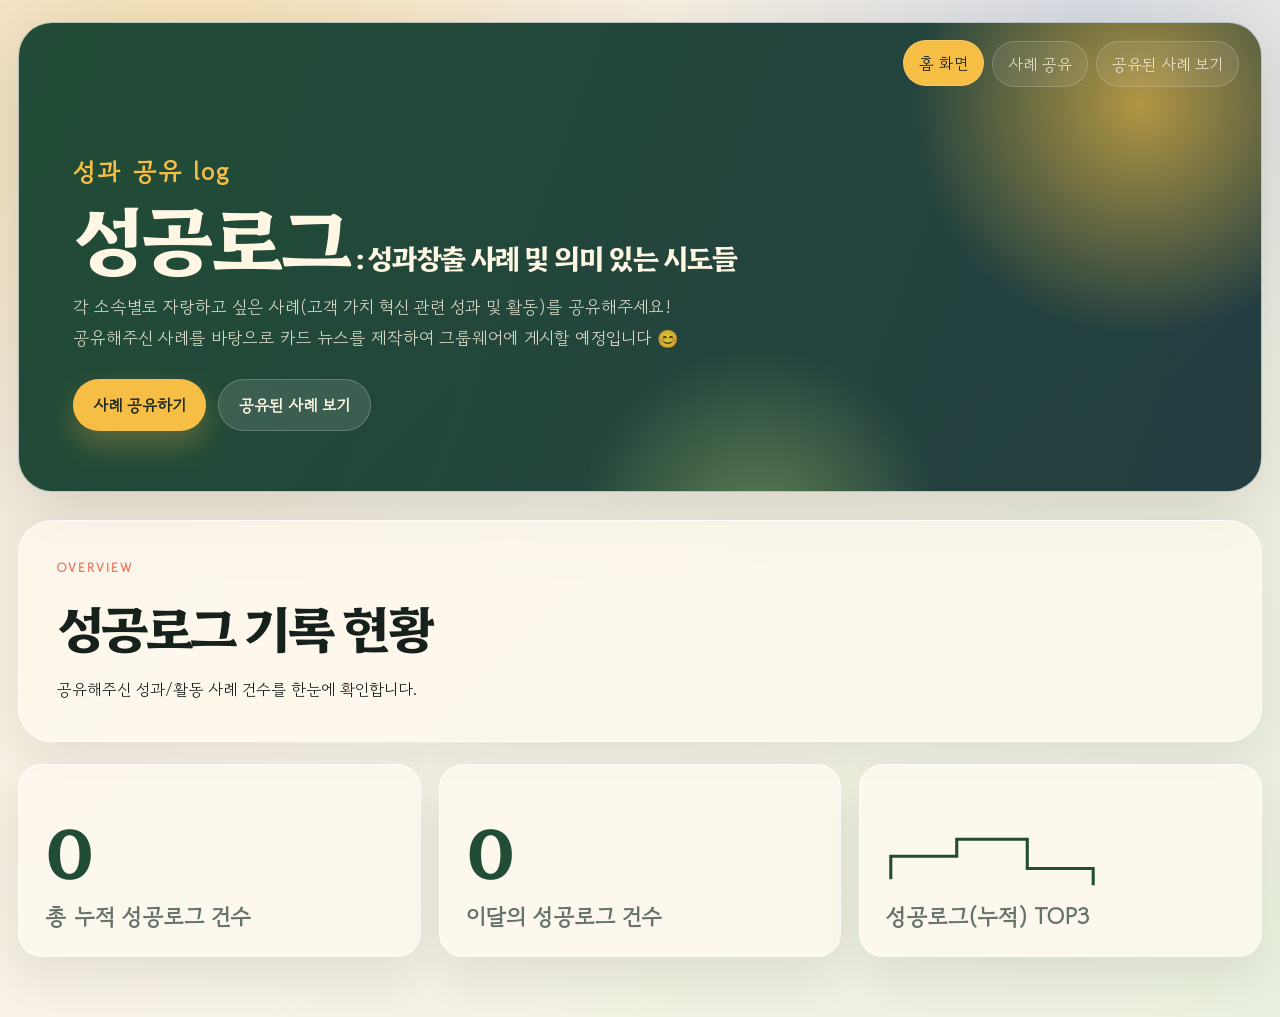
<file: index.html>
<!doctype html>
<html lang="ko">
  <head>
    <meta charset="UTF-8" />
    <meta name="viewport" content="width=device-width, initial-scale=1.0" />
    <title>성공로그 | 성과창출 사례 공유</title>
    <link rel="stylesheet" href="./styles.css" />
  </head>
  <body>
    <div class="app-shell">
      <header class="hero">
        <nav class="topbar" aria-label="주요 메뉴">
          <div class="nav-actions">
            <button class="nav-link is-active" type="button" data-view-link="dashboard">홈 화면</button>
            <button class="nav-link" type="button" data-view-link="collect">사례 공유</button>
            <button class="nav-link" type="button" data-view-link="archive">공유된 사례 보기</button>
          </div>
        </nav>

        <section class="hero-grid">
          <div class="hero-copy">
            <p class="eyebrow success-log-eyebrow">
              <span>성</span>과 <span>공</span>유 <span>log</span>
            </p>
            <h1>
              <span class="hero-title-main">성공로그</span>
              <span class="hero-title-separator">:</span>
              <span class="hero-title-sub">성과창출 사례 및 의미 있는 시도들</span>
            </h1>
            <p>
              각 소속별로 자랑하고 싶은 사례(고객 가치 혁신 관련 성과 및 활동)를 공유해주세요!
            </p>
            <p>
              공유해주신 사례를 바탕으로 카드 뉴스를 제작하여 그룹웨어에 게시할 예정입니다 😊
            </p>
            <div class="hero-actions">
              <button class="primary-action" type="button" data-view-link="collect">사례 공유하기</button>
              <button class="secondary-action" type="button" data-view-link="archive">공유된 사례 보기</button>
            </div>
          </div>
        </section>
      </header>

      <main>
        <section class="view is-visible" id="dashboard" aria-labelledby="dashboard-title">
          <div class="section-heading">
            <p class="eyebrow">Overview</p>
            <h2 id="dashboard-title">성공로그 기록 현황</h2>
            <p class="heading-description">공유해주신 성과/활동 사례 건수를 한눈에 확인합니다.</p>
          </div>

          <div class="metric-grid">
            <article class="metric-card">
              <strong id="storyCount">0</strong>
              <small>총 누적 성공로그 건수</small>
            </article>
            <article class="metric-card">
              <strong id="currentMonthCount">0</strong>
              <small>이달의 성공로그 건수</small>
            </article>
            <article class="metric-card top-division-card">
              <div class="division-podium" id="topDivisionRankList" aria-label="성공로그 공유 건수 상위 본부/실">
                <svg class="podium-line" viewBox="0 0 300 120" role="img" aria-hidden="true" focusable="false">
                  <path d="M18 100 V72 H104 V50 H196 V88 H282 V108" />
                </svg>
                <span class="podium-slot podium-silver" tabindex="0" title="기록 대기 중" data-tooltip="기록 대기 중" aria-label="은메달 기록 대기 중">
                </span>
                <span class="podium-slot podium-gold" tabindex="0" title="기록 대기 중" data-tooltip="기록 대기 중" aria-label="금메달 기록 대기 중">
                </span>
                <span class="podium-slot podium-bronze" tabindex="0" title="기록 대기 중" data-tooltip="기록 대기 중" aria-label="동메달 기록 대기 중">
                </span>
              </div>
              <small class="ranking-rule-hint" tabindex="0" data-tooltip="동점인 경우 먼저 기록한 순서대로 표시">성공로그(누적) TOP3</small>
            </article>
          </div>
        </section>

        <section class="view" id="collect" aria-labelledby="collect-title">
          <div class="section-heading compact">
            <p class="eyebrow">사례 공유 노트</p>
            <h2 id="collect-title">성과 및 활동 사례 공유</h2>
            <div class="collect-guidance">
              <p>우리 본부/실의 고객가치 혁신 성과 및 관련 활동 사례를 공유해주세요 (하단 버튼 '샘플 사례 불러오기' 참고)</p>
              <p>공유하신 내용은 '공유된 사례 보기'에서 일부 공개되며, 작성자는 전체 내용 확인 및 수정 가능합니다.</p>
            </div>
            <p class="collect-required-note">(*는 필수 입력 항목입니다)</p>
          </div>

          <div class="form-layout">
            <form class="story-form" id="storyForm" novalidate>
              <div class="alert-panel" id="validationAlert" role="alert" aria-live="polite" hidden></div>

              <table class="template-table">
                <caption>성과 및 활동 사례 공유 입력 템플릿</caption>
                <tbody>
                  <tr>
                    <th scope="row"><label for="reportMonth">공유 월 *</label></th>
                    <td><input id="reportMonth" name="reportMonth" type="month" data-label="공유 월" required /></td>
                    <th scope="row"><label for="division">본부/실 *</label></th>
                    <td>
                      <select id="division" name="division" data-label="본부/실" required>
                        <option value="">선택해 주세요</option>
                        <option>경영기획실</option>
                        <option>경영지원실</option>
                        <option>eBiz본부</option>
                        <option>점포사업본부</option>
                        <option>IT지원실</option>
                        <option>정보보안실</option>
                      </select>
                    </td>
                  </tr>
                  <tr>
                    <th scope="row"><label for="owner">작성자 소속 *</label></th>
                    <td><input id="owner" name="owner" type="text" placeholder="예: 인사지원팀" data-label="작성자 소속" required /></td>
                    <th scope="row"><label for="email">작성자 이름 *</label></th>
                    <td><input id="email" name="email" type="text" placeholder="예: 임컬처" data-label="작성자 이름" required /></td>
                  </tr>
                  <tr>
                    <th scope="row"><label for="title">성과/활동 제목 *</label></th>
                    <td colspan="3">
                      <input id="title" name="title" type="text" placeholder="예: <성공로그> 운영을 통한 고객가치혁신 사례 공유" data-label="성과/활동 제목" required />
                    </td>
                  </tr>
                  <tr>
                    <th scope="row"><label for="period">활동 기간 *</label></th>
                    <td><input id="period" name="period" type="text" placeholder="성과 발생 시점/진행 기간 등" data-label="활동 기간" required /></td>
                    <th scope="row"><label for="participants">참여 인원 *</label></th>
                    <td><input id="participants" name="participants" type="text" placeholder="소속별 인원 수 기재" data-label="참여 인원" required /></td>
                  </tr>
                  <tr>
                    <th scope="row"><label for="summary">핵심 이야기 *</label></th>
                    <td colspan="3">
                      <textarea id="summary" name="summary" rows="4" placeholder="누가 무엇을 했고, 고객가치를 어떻게 혁신했는지(고객가치 혁신을 위한 활동을 어떻게 수행했는지)에 대한 구체적인 이야기를 적어주세요." data-label="핵심 이야기" required></textarea>
                    </td>
                  </tr>
                  <tr>
                    <th scope="row"><label for="impactMetric">정량적 성과</label></th>
                    <td colspan="3">
                      <input id="impactMetric" name="impactMetric" type="text" placeholder="숫자로 표시할 수 있는 성과가 있다면 기재 부탁드립니다." data-label="정량적 성과" />
                    </td>
                  </tr>
                  <tr>
                    <th scope="row"><label for="evidence">근거/에피소드 *</label></th>
                    <td colspan="3">
                      <textarea id="evidence" name="evidence" rows="3" placeholder="성과/활동을 뒷받침하는 데이터, 현장 반응, 고객 피드백, 에피소드 등을 적어주세요." data-label="근거/에피소드" required></textarea>
                    </td>
                  </tr>
                  <tr>
                    <th scope="row"><label for="quote">고객/직원의 한마디</label></th>
                    <td colspan="3">
                      <input id="quote" name="quote" type="text" placeholder="성과/활동 관련 현장의 목소리들이 있다면 함께 첨부 부탁드립니다." data-label="고객/직원의 한마디" />
                    </td>
                  </tr>
                  <tr>
                    <th scope="row"><label for="desiredMessage">강조 키워드/문구 *</label></th>
                    <td colspan="3">
                      <input id="desiredMessage" name="desiredMessage" type="text" placeholder="이번 편에서 가장 강조하고 싶은 키워드 또는 문구를 적어주세요." data-label="강조 키워드/문구" required />
                    </td>
                  </tr>
                  <tr>
                    <th scope="row"><label for="referenceImage">참고 이미지 *</label></th>
                    <td colspan="3">
                      <input id="referenceImage" name="referenceImage" type="file" accept="image/*" data-label="참고 이미지" required />
                      <p class="input-hint">현장 사진, 결과물 캡처, 활동 이미지 등을 업로드해 주세요. 저장 전 자동으로 용량을 줄입니다.</p>
                    </td>
                  </tr>
                  <tr>
                    <th scope="row"><label for="deletePassword">비밀번호 *</label></th>
                    <td colspan="3">
                      <input id="deletePassword" name="deletePassword" type="password" placeholder="공유한 사례 내용을 확인하거나, 삭제할 때 필요한 비밀번호입니다." data-label="비밀번호" required />
                      <p class="input-hint">공유한 사례 내용을 확인하거나 삭제할 때 이 비밀번호가 필요합니다. 비밀번호는 저장 전 암호화됩니다.</p>
                    </td>
                  </tr>
                </tbody>
              </table>

              <label class="privacy-consent" for="privacyConsent">
                <input id="privacyConsent" name="privacyConsent" type="checkbox" data-label="개인정보 수집 및 이용 동의" required />
                <span>
                  <strong>※ 개인정보 수집 및 이용 관련 고지</strong>
                  <span>· 수집항목 : 소속, 이름</span>
                  <span>· 수집목적 : 본부/실 성과·활동 사례 수집</span>
                  <span>· 보유 및 이용기간 : 사례 삭제시까지 (단, 관계법령에 따름)</span>
                  <span>개인정보 수집 및 이용에 거부하실 수 있으며 거부 시 사례를 공유하실 수 없습니다.</span>
                </span>
              </label>

              <div class="form-actions">
                <button class="ghost-action" type="button" id="loadSample">샘플 사례 불러오기</button>
                <button class="secondary-action" type="button" id="resetForm">입력 초기화</button>
                <button class="primary-action" type="submit">공유하기</button>
              </div>
            </form>
          </div>
        </section>

        <section class="view" id="archive" aria-labelledby="archive-title">
          <div class="section-heading compact">
            <p class="eyebrow">Archive</p>
            <h2 id="archive-title">공유된 사례 목록</h2>
            <p class="heading-description">다른 본부/실에서는 어떤 사례를 공유하셨을까요?<br />요약 내용을 확인하고 참고해 보세요. (전체 내용 확인·수정은 작성자 및 관리자만 가능합니다)</p>
          </div>

          <div class="toolbar">
            <label class="search-box month-filter">
              <span>연월 선택</span>
              <select id="monthFilter"></select>
            </label>
            <label class="search-box">
              <span>검색</span>
              <input id="storySearch" type="search" placeholder="소속, 제목, 키워드 검색" />
            </label>
          </div>

          <div class="story-grid" id="storyList"></div>
        </section>

        <section class="view" id="studio" aria-labelledby="studio-title">
          <div class="section-heading compact">
            <p class="eyebrow">Image studio</p>
            <h2 id="studio-title">카드뉴스 시안 제작</h2>
            <p>
              템플릿과 톤앤매너를 선택하셔서 성공로그 시안을 직접 만들고 공유해보세요! 공유하신 이미지를
              '프롬프트 복사'를 눌러 LLM에서 제작해보시면 조금 더 멋진 결과물을 만드실 수 있을 거예요.
            </p>
            <p class="support-note">
              API를 못 붙여서 아직 AI 이미지 생성을 구현 못했습니다. 느낌만 공유해주시면 참고해서 제작하겠습니다.
            </p>
          </div>

          <div class="studio-layout">
            <aside class="studio-controls">
              <label>
                제작할 사례
                <select id="storySelect"></select>
              </label>

              <fieldset>
                <legend>템플릿 선택</legend>
                <div class="template-options" id="templateOptions"></div>
              </fieldset>

              <label>
                톤앤매너
                <select id="toneSelect">
                  <option value="professional">전문적이고 신뢰감 있게</option>
                  <option value="warm">따뜻하고 사람 중심으로</option>
                  <option value="bold">대담하고 성과 중심으로</option>
                  <option value="playful">밝고 활기 있게</option>
                </select>
              </label>

              <label>
                이미지 생성 프롬프트
                <textarea id="aiPrompt" rows="8" readonly></textarea>
              </label>

              <div class="button-stack">
                <button class="primary-action" type="button" id="generateCard">카드뉴스 시안 생성</button>
                <button class="secondary-action" type="button" id="copyPrompt">프롬프트 복사</button>
                <button class="secondary-action" type="button" id="saveCard">시안 공유</button>
                <button class="ghost-action" type="button" id="downloadCard">PNG 다운로드</button>
              </div>
            </aside>

            <section class="preview-panel" aria-label="카드뉴스 미리보기">
              <div class="canvas-frame">
                <canvas id="cardCanvas" width="1080" height="1080"></canvas>
              </div>
              <p id="studioStatus" class="status-text">사례를 선택하고 생성 버튼을 눌러주세요.</p>
            </section>
          </div>
        </section>

        <section class="view" id="gallery" aria-labelledby="gallery-title">
          <div class="section-heading compact">
            <p class="eyebrow">Final assets</p>
            <h2 id="gallery-title">공유된 카드뉴스 시안</h2>
            <p>공유된 카드뉴스 시안을 다시 확인하고 다운로드할 수 있습니다.</p>
          </div>

          <div class="card-gallery" id="cardGallery"></div>
        </section>
      </main>
    </div>

    <template id="emptyStateTemplate">
      <article class="empty-state">
        <span>아직 데이터가 없습니다.</span>
        <p>사례 공유 페이지에서 첫 이야기를 등록해 주세요.</p>
      </article>
    </template>

    <script src="./config.js"></script>
    <script src="./app.boot.js"></script>
    <script src="./app.flow.js"></script>
    <script src="./app.studio.js"></script>
    <script src="./app.render.js"></script>
    <script src="./app.storage.js"></script>
    <script src="./app.cards.js"></script>
    <script src="./app.draw.js"></script>
    <script src="./app.utils.js"></script>
  </body>
</html>
</file>
<file: styles.css>
@import url("https://fonts.googleapis.com/css2?family=Black+Han+Sans&family=Gowun+Batang:wght@400;700&family=Gowun+Dodum&family=Hahmlet:wght@400;500;600;700;800;900&family=Song+Myung&display=swap");

:root {
  --ink: #17211b;
  --muted: #66736c;
  --paper: #f7f2e8;
  --paper-strong: #fffaf0;
  --line: rgba(23, 33, 27, 0.14);
  --forest: #214c36;
  --moss: #8daf63;
  --sun: #f6be45;
  --coral: #ef735c;
  --blue: #3f70d6;
  --cream: #fff7e4;
  --shadow: 0 24px 70px rgba(22, 30, 24, 0.14);
  --radius-xl: 34px;
  --radius-lg: 24px;
  --radius-md: 16px;
  --ease: cubic-bezier(0.2, 0.8, 0.2, 1);
  --font-title: "Hahmlet", "Noto Serif KR", "Nanum Myeongjo", serif;
  --font-body: "Gowun Dodum", "Noto Sans KR", "Apple SD Gothic Neo", "Malgun Gothic", sans-serif;
}

* {
  box-sizing: border-box;
}

html {
  scroll-behavior: smooth;
}

body {
  margin: 0;
  color: var(--ink);
  font-family: var(--font-body);
  background:
    radial-gradient(circle at 15% 8%, rgba(246, 190, 69, 0.28), transparent 28rem),
    radial-gradient(circle at 85% 2%, rgba(63, 112, 214, 0.18), transparent 26rem),
    linear-gradient(135deg, #f3eadb 0%, #f8f2e6 46%, #eaf0df 100%);
  min-height: 100vh;
}

button,
input,
select,
textarea {
  font: inherit;
}

button {
  cursor: pointer;
}

.app-shell {
  width: min(1440px, calc(100% - 36px));
  margin: 0 auto;
  padding: 22px 0 60px;
}

.hero {
  position: relative;
  overflow: hidden;
  min-height: 470px;
  border: 1px solid rgba(255, 255, 255, 0.68);
  border-radius: var(--radius-xl);
  background:
    linear-gradient(110deg, rgba(33, 76, 54, 0.94), rgba(37, 65, 70, 0.88)),
    linear-gradient(135deg, #254c36, #17211b);
  color: var(--cream);
  box-shadow: var(--shadow);
}

.hero::before,
.hero::after {
  content: "";
  position: absolute;
  border-radius: 999px;
  pointer-events: none;
}

.hero::before {
  width: 480px;
  height: 480px;
  right: -120px;
  top: -160px;
  background: radial-gradient(circle, rgba(246, 190, 69, 0.68), rgba(246, 190, 69, 0) 68%);
  animation: floatGlow 9s var(--ease) infinite alternate;
}

.hero::after {
  width: 360px;
  height: 360px;
  left: 45%;
  bottom: -220px;
  background: radial-gradient(circle, rgba(141, 175, 99, 0.55), rgba(141, 175, 99, 0) 72%);
  animation: floatGlow 11s var(--ease) infinite alternate-reverse;
}

.topbar {
  position: relative;
  z-index: 2;
  display: flex;
  align-items: center;
  justify-content: flex-end;
  gap: 24px;
  padding: 18px 22px;
}

.nav-actions {
  display: flex;
  flex-wrap: wrap;
  justify-content: flex-end;
  gap: 8px;
}

.nav-link {
  border: 1px solid rgba(255, 255, 255, 0.18);
  border-radius: 999px;
  padding: 10px 15px;
  color: rgba(255, 247, 228, 0.82);
  background: rgba(255, 255, 255, 0.08);
  transition: 180ms var(--ease);
}

.nav-link:hover,
.nav-link.is-active {
  color: #17211b;
  background: var(--sun);
  transform: translateY(-1px);
}

.hero-grid {
  position: relative;
  z-index: 1;
  display: grid;
  grid-template-columns: minmax(0, 1fr);
  align-items: end;
  padding: 48px 54px 46px;
}

.hero-copy {
  max-width: 1180px;
  animation: riseIn 680ms var(--ease) both;
}

.eyebrow {
  margin: 0 0 12px;
  color: var(--coral);
  font-weight: 800;
  font-size: 0.78rem;
  letter-spacing: 0.16em;
  text-transform: uppercase;
}

.hero .eyebrow {
  color: var(--sun);
}

.success-log-eyebrow span {
  color: var(--sun);
}

.success-log-eyebrow {
  font-size: 1.56rem;
  letter-spacing: 0.08em;
  text-transform: none;
}

.hero h1 {
  display: flex;
  max-width: 1180px;
  align-items: baseline;
  margin: 0;
  font-family: var(--font-title);
  letter-spacing: -0.07em;
  white-space: nowrap;
}

.hero-title-main,
.hero-title-separator,
.hero-title-sub {
  display: inline;
}

.hero-title-main {
  font-size: clamp(3rem, 6vw, 6.8rem);
  line-height: 0.9;
}

.hero-title-separator,
.hero-title-sub {
  font-size: clamp(1.1rem, 2.2vw, 2.35rem);
  line-height: 1.18;
  letter-spacing: -0.055em;
  white-space: nowrap;
}

.hero-title-separator {
  margin-left: 0.16em;
  margin-right: 0.12em;
}

.hero-copy p:not(.eyebrow) {
  max-width: 760px;
  margin: 20px 0 0;
  color: rgba(255, 247, 228, 0.82);
  font-size: 1.08rem;
  line-height: 1.58;
}

.hero-copy p:not(.eyebrow) + p:not(.eyebrow) {
  margin-top: 3px;
}

.hero-actions,
.form-actions {
  display: flex;
  flex-wrap: wrap;
  gap: 12px;
  margin-top: 28px;
}

.primary-action,
.secondary-action,
.ghost-action {
  border: 0;
  border-radius: 999px;
  padding: 13px 20px;
  font-weight: 800;
  transition: 180ms var(--ease);
}

.primary-action {
  color: #1d2b21;
  background: var(--sun);
  box-shadow: 0 14px 30px rgba(246, 190, 69, 0.28);
}

.secondary-action {
  color: var(--cream);
  background: var(--forest);
}

.ghost-action {
  color: var(--forest);
  border: 1px solid rgba(33, 76, 54, 0.2);
  background: rgba(255, 255, 255, 0.55);
}

.hero .secondary-action {
  color: var(--cream);
  border: 1px solid rgba(255, 255, 255, 0.2);
  background: rgba(255, 255, 255, 0.12);
}

.primary-action:hover,
.secondary-action:hover,
.ghost-action:hover {
  transform: translateY(-2px);
  filter: saturate(1.08);
}

.danger-action {
  color: #fff7e4;
  background: #b83225;
  box-shadow: 0 14px 30px rgba(184, 50, 37, 0.22);
}

.hero-card,
.tip-card {
  border: 1px solid rgba(255, 255, 255, 0.18);
  border-radius: var(--radius-lg);
  padding: 28px;
  backdrop-filter: blur(14px);
}

.hero-card {
  background: rgba(255, 255, 255, 0.1);
  animation: riseIn 820ms 120ms var(--ease) both;
}

.card-kicker {
  display: inline-flex;
  width: fit-content;
  border-radius: 999px;
  padding: 7px 11px;
  color: #223629;
  background: var(--sun);
  font-size: 0.72rem;
  font-weight: 900;
  letter-spacing: 0.11em;
  text-transform: uppercase;
}

.hero-card h2,
.tip-card h3 {
  margin: 18px 0 12px;
  font-size: 1.55rem;
  letter-spacing: -0.04em;
}

.hero-card p,
.tip-card p,
.tip-card li {
  line-height: 1.7;
}

.hero-card p {
  color: rgba(255, 247, 228, 0.76);
}

main {
  margin-top: 28px;
}

.view {
  display: none;
  animation: riseIn 420ms var(--ease) both;
}

.view.is-visible {
  display: block;
}

.section-heading {
  margin: 0 0 22px;
  padding: 38px;
  border: 1px solid rgba(255, 255, 255, 0.75);
  border-radius: var(--radius-xl);
  background: rgba(255, 250, 240, 0.7);
  box-shadow: 0 18px 48px rgba(23, 33, 27, 0.08);
}

.section-heading.compact {
  padding: 30px;
}

.section-heading h2 {
  margin: 0;
  font-family: var(--font-title);
  font-size: clamp(2rem, 4vw, 4rem);
  letter-spacing: -0.07em;
}

.section-heading p:last-child {
  max-width: 760px;
  margin: 12px 0 0;
  color: var(--muted);
  line-height: 1.75;
}

.section-heading p.heading-description {
  max-width: 860px;
  margin: 12px 0 0;
  color: var(--ink);
  line-height: 1.75;
}

.section-heading .support-note {
  display: inline-flex;
  width: fit-content;
  margin-top: 14px;
  border-radius: 999px;
  padding: 9px 13px;
  color: var(--forest);
  background: rgba(246, 190, 69, 0.28);
  font-weight: 900;
}

.section-heading .collect-guidance {
  display: grid;
  gap: 2px;
  max-width: 860px;
  margin-top: 12px;
  color: var(--ink);
  line-height: 1.65;
}

.section-heading .collect-guidance p {
  max-width: none;
  margin: 0;
  color: inherit;
  line-height: inherit;
}

.section-heading .collect-required-note {
  margin: 16px 0 0;
  color: var(--muted);
  line-height: 1.6;
}

.metric-grid {
  display: grid;
  grid-template-columns: repeat(3, minmax(0, 1fr));
  gap: 18px;
}

.metric-card,
.story-card,
.studio-controls,
.preview-panel,
.gallery-item,
.empty-state {
  border: 1px solid rgba(255, 255, 255, 0.72);
  border-radius: var(--radius-lg);
  background: rgba(255, 250, 240, 0.74);
  box-shadow: 0 18px 46px rgba(23, 33, 27, 0.09);
}

.metric-card {
  display: flex;
  min-height: 164px;
  flex-direction: column;
  justify-content: flex-start;
  padding: 20px 26px;
}

.metric-card span,
.metric-card small {
  display: block;
  color: var(--muted);
}

.metric-card small {
  position: relative;
  min-height: 1.55em;
  margin-top: auto;
  font-size: 1.4em;
  font-weight: 900;
  line-height: 1.35;
}

.ranking-rule-hint {
  width: fit-content;
  cursor: help;
  outline: 0;
}

.ranking-rule-hint::after {
  content: attr(data-tooltip);
  position: absolute;
  left: 0;
  bottom: calc(100% + 10px);
  z-index: 5;
  width: max-content;
  max-width: 260px;
  border-radius: 999px;
  padding: 8px 12px;
  color: var(--cream);
  background: rgba(23, 33, 27, 0.94);
  box-shadow: 0 12px 30px rgba(23, 33, 27, 0.18);
  font-size: 0.78rem;
  font-weight: 900;
  line-height: 1.25;
  opacity: 0;
  pointer-events: none;
  transform: translateY(8px);
  transition: 160ms var(--ease);
}

.ranking-rule-hint:hover::after,
.ranking-rule-hint:focus-visible::after {
  opacity: 1;
  transform: translateY(0);
}

.metric-card strong {
  display: block;
  margin: 36px 0 0;
  font-family: var(--font-title);
  color: var(--forest);
  font-size: clamp(3.1rem, 5.2vw, 5.2rem);
  line-height: 0.9;
}

.division-podium {
  position: relative;
  width: min(100%, 260px);
  height: 92px;
  align-self: flex-start;
  margin: 24px 0 0 -24px;
  overflow: visible;
}

.podium-line {
  position: absolute;
  inset: -8px 0 0;
  width: 100%;
  height: 92px;
  overflow: visible;
}

.podium-line path {
  fill: none;
  stroke: var(--forest);
  stroke-width: 4;
  stroke-linecap: square;
  stroke-linejoin: miter;
}

.podium-slot {
  position: absolute;
  z-index: 2;
  display: grid;
  width: 72px;
  height: 56px;
  place-items: center;
  border-radius: 18px;
  cursor: help;
  outline: 0;
  transform: translateX(-50%);
}

.podium-silver {
  left: 20%;
  top: 40px;
}

.podium-gold {
  left: 50%;
  top: 18px;
}

.podium-bronze {
  left: 80%;
  top: 56px;
}

.podium-slot:focus-visible {
  box-shadow: 0 0 0 4px rgba(141, 175, 99, 0.22);
}

.podium-slot::after {
  content: attr(data-tooltip);
  position: absolute;
  left: 50%;
  bottom: calc(100% + 10px);
  z-index: 4;
  width: max-content;
  max-width: 190px;
  border: 1px solid rgba(33, 76, 54, 0.15);
  border-radius: 999px;
  padding: 8px 11px;
  color: var(--cream);
  background: rgba(23, 33, 27, 0.94);
  box-shadow: 0 12px 30px rgba(23, 33, 27, 0.18);
  font-size: 0.88rem;
  font-weight: 900;
  line-height: 1.2;
  text-align: center;
  white-space: normal;
  opacity: 0;
  pointer-events: none;
  transform: translate(-50%, 8px);
  transition: 160ms var(--ease);
}

.podium-slot:hover::after,
.podium-slot:focus-visible::after {
  opacity: 1;
  transform: translate(-50%, 0);
}

.form-layout {
  display: block;
  align-items: start;
}

.story-form,
.tip-card {
  border: 1px solid rgba(255, 255, 255, 0.75);
  border-radius: var(--radius-xl);
  background: rgba(255, 250, 240, 0.78);
  box-shadow: 0 18px 48px rgba(23, 33, 27, 0.08);
}

.story-form {
  padding: 20px;
}

.tip-card {
  position: sticky;
  top: 22px;
  color: var(--ink);
}

.tip-card .card-kicker {
  color: var(--cream);
  background: var(--forest);
}

.tip-card ul {
  margin: 16px 0 0;
  padding-left: 20px;
}

.template-table {
  width: 100%;
  border-collapse: separate;
  border-spacing: 0;
  overflow: hidden;
  border: 1px solid var(--line);
  border-radius: 22px;
}

.template-table caption {
  position: absolute;
  width: 1px;
  height: 1px;
  overflow: hidden;
  clip: rect(0, 0, 0, 0);
}

.template-table th,
.template-table td {
  border-bottom: 1px solid var(--line);
  padding: 14px;
  vertical-align: middle;
}

.template-table tr:last-child th,
.template-table tr:last-child td {
  border-bottom: 0;
}

.template-table th {
  width: 150px;
  color: var(--forest);
  background: rgba(141, 175, 99, 0.16);
  text-align: left;
  font-size: 0.92rem;
}

.template-table td {
  background: rgba(255, 255, 255, 0.38);
}

.template-table input,
.template-table select,
.template-table textarea,
.studio-controls input,
.studio-controls select,
.studio-controls textarea,
.search-box input,
.search-box select {
  width: 100%;
  border: 1px solid rgba(23, 33, 27, 0.18);
  border-radius: 14px;
  padding: 12px 13px;
  color: var(--ink);
  background: rgba(255, 255, 255, 0.76);
  outline: 0;
  transition: 160ms var(--ease);
}

.template-table textarea,
.studio-controls textarea {
  resize: vertical;
}

.template-table input:focus,
.template-table select:focus,
.template-table textarea:focus,
.studio-controls select:focus,
.studio-controls textarea:focus,
.search-box input:focus,
.search-box select:focus {
  border-color: var(--forest);
  box-shadow: 0 0 0 4px rgba(141, 175, 99, 0.22);
}

.template-table .is-invalid {
  border-color: #ce3828;
  box-shadow: 0 0 0 4px rgba(206, 56, 40, 0.16);
}

.input-hint {
  margin: 8px 0 0;
  color: var(--muted);
  font-size: 0.88rem;
}

.privacy-consent {
  display: grid;
  grid-template-columns: auto 1fr;
  gap: 12px;
  margin-top: 28px;
  border: 1px solid rgba(33, 76, 54, 0.16);
  border-radius: 18px;
  padding: 16px;
  color: var(--ink);
  background: rgba(255, 255, 255, 0.48);
  line-height: 1.7;
}

.privacy-consent input {
  width: 18px;
  height: 18px;
  margin-top: 4px;
  accent-color: var(--forest);
}

.privacy-consent input.is-invalid {
  outline: 3px solid rgba(206, 56, 40, 0.22);
  outline-offset: 3px;
}

.privacy-consent strong,
.privacy-consent span span {
  display: block;
}

.privacy-consent strong {
  margin-bottom: 6px;
}

.alert-panel {
  margin-bottom: 16px;
  border: 1px solid rgba(206, 56, 40, 0.28);
  border-radius: 18px;
  padding: 14px 16px;
  color: #7c2018;
  background: #fff0eb;
  line-height: 1.6;
}

.alert-panel strong {
  display: block;
  margin-bottom: 6px;
}

.toolbar {
  display: flex;
  gap: 14px;
  align-items: end;
  justify-content: space-between;
  margin-bottom: 18px;
  padding: 18px;
  border: 1px solid rgba(255, 255, 255, 0.72);
  border-radius: var(--radius-lg);
  background: rgba(255, 250, 240, 0.68);
}

.search-box {
  display: grid;
  flex: 1;
  gap: 7px;
  color: var(--muted);
  font-size: 0.88rem;
  font-weight: 800;
}

.month-filter {
  flex: 0 0 220px;
}

.story-grid,
.card-gallery {
  display: grid;
  grid-template-columns: repeat(3, minmax(0, 1fr));
  gap: 18px;
}

.story-card,
.gallery-item {
  overflow: hidden;
}

.story-thumb {
  height: 190px;
  background:
    radial-gradient(circle at 20% 20%, rgba(246, 190, 69, 0.58), transparent 34%),
    linear-gradient(135deg, rgba(33, 76, 54, 0.9), rgba(63, 112, 214, 0.55));
}

.story-thumb img {
  width: 100%;
  height: 100%;
  object-fit: cover;
}

.story-body,
.gallery-body {
  padding: 20px;
}

.story-meta,
.gallery-meta {
  display: flex;
  flex-wrap: wrap;
  gap: 8px;
  margin-bottom: 12px;
}

.pill {
  display: inline-flex;
  border-radius: 999px;
  padding: 6px 10px;
  color: var(--forest);
  background: rgba(141, 175, 99, 0.18);
  font-size: 0.75rem;
  font-weight: 900;
}

.story-card h3,
.gallery-item h3 {
  margin: 0;
  font-size: 1.28rem;
  letter-spacing: -0.04em;
}

.story-card p,
.gallery-item p {
  display: -webkit-box;
  margin: 12px 0 0;
  overflow: hidden;
  color: var(--muted);
  line-height: 1.68;
  -webkit-line-clamp: 3;
  -webkit-box-orient: vertical;
}

.story-actions,
.gallery-actions {
  display: flex;
  flex-wrap: wrap;
  gap: 8px;
  margin-top: 18px;
}

.confirm-backdrop {
  position: fixed;
  inset: 0;
  z-index: 20;
  display: grid;
  place-items: center;
  padding: 20px;
  background: rgba(23, 33, 27, 0.46);
  backdrop-filter: blur(8px);
}

.confirm-dialog {
  width: min(460px, 100%);
  max-height: min(86vh, 900px);
  overflow: auto;
  border: 1px solid rgba(255, 255, 255, 0.76);
  border-radius: 28px;
  padding: 28px;
  background: var(--paper-strong);
  box-shadow: 0 28px 90px rgba(23, 33, 27, 0.28);
}

.confirm-dialog h2 {
  margin: 0;
  font-family: var(--font-title);
  font-size: 1.7rem;
  letter-spacing: -0.06em;
}

.confirm-dialog p {
  margin: 14px 0 0;
  color: var(--muted);
  line-height: 1.7;
}

.confirm-actions {
  display: flex;
  justify-content: flex-end;
  gap: 10px;
  margin-top: 24px;
}

.credential-form {
  display: grid;
  gap: 16px;
  margin-top: 18px;
}

.credential-field {
  display: grid;
  gap: 8px;
  color: var(--muted);
  font-size: 0.9rem;
  font-weight: 900;
}

.credential-field input {
  width: 100%;
  border: 1px solid rgba(23, 33, 27, 0.18);
  border-radius: 14px;
  padding: 13px 14px;
  color: var(--ink);
  background: rgba(255, 255, 255, 0.82);
  outline: 0;
}

.credential-field input:focus {
  border-color: var(--forest);
  box-shadow: 0 0 0 4px rgba(141, 175, 99, 0.22);
}

.story-detail-dialog {
  width: min(760px, 100%);
}

.story-detail-header {
  display: grid;
  gap: 12px;
}

.story-detail-image {
  display: block;
  width: 100%;
  max-height: 280px;
  margin-top: 18px;
  border-radius: 22px;
  object-fit: cover;
}

.story-detail-image[hidden] {
  display: none;
}

.story-detail-image-editor {
  display: grid;
  gap: 12px;
}

.story-detail-image-field {
  display: grid;
  grid-template-columns: 150px minmax(0, 1fr);
  gap: 14px;
  align-items: start;
  margin-top: 12px;
  border: 1px solid rgba(23, 33, 27, 0.08);
  border-radius: 16px;
  padding: 13px 14px;
  background: rgba(255, 255, 255, 0.58);
}

.story-detail-image-field > span {
  color: var(--forest);
  font-weight: 900;
}

.story-detail-image-field input {
  width: 100%;
}

.story-detail-image-field p {
  margin: 7px 0 0;
  color: var(--muted);
  font-size: 0.82rem;
  line-height: 1.55;
}

.story-detail-list {
  display: grid;
  gap: 10px;
  margin: 20px 0 0;
}

.story-detail-list label {
  display: grid;
  grid-template-columns: 150px minmax(0, 1fr);
  gap: 14px;
  align-items: start;
  border: 1px solid rgba(23, 33, 27, 0.08);
  border-radius: 16px;
  padding: 13px 14px;
  background: rgba(255, 255, 255, 0.58);
}

.story-detail-list span {
  color: var(--forest);
  font-weight: 900;
}

.story-detail-list input,
.story-detail-list select,
.story-detail-list textarea {
  width: 100%;
  border: 1px solid rgba(23, 33, 27, 0.14);
  border-radius: 12px;
  padding: 10px 11px;
  color: var(--ink);
  background: rgba(255, 255, 255, 0.8);
  line-height: 1.65;
  outline: 0;
}

.story-detail-list textarea {
  resize: vertical;
}

.story-detail-list input:focus,
.story-detail-list select:focus,
.story-detail-list textarea:focus {
  border-color: var(--forest);
  box-shadow: 0 0 0 4px rgba(141, 175, 99, 0.18);
}

.story-detail-list .is-invalid {
  border-color: #ce3828;
  box-shadow: 0 0 0 4px rgba(206, 56, 40, 0.16);
}

.tiny-button {
  border: 0;
  border-radius: 999px;
  padding: 9px 12px;
  color: var(--cream);
  background: var(--forest);
  font-size: 0.82rem;
  font-weight: 900;
}

.tiny-button.alt {
  color: var(--forest);
  background: rgba(33, 76, 54, 0.1);
}

.studio-layout {
  display: grid;
  grid-template-columns: 390px minmax(0, 1fr);
  gap: 18px;
  align-items: start;
}

.studio-controls,
.preview-panel {
  padding: 22px;
}

.studio-controls {
  display: grid;
  gap: 18px;
}

.studio-controls label,
.studio-controls fieldset {
  display: grid;
  gap: 8px;
  margin: 0;
  color: var(--muted);
  font-size: 0.88rem;
  font-weight: 900;
}

.studio-controls fieldset {
  border: 0;
  padding: 0;
}

.studio-controls legend {
  margin-bottom: 8px;
  color: var(--muted);
}

.template-options {
  display: grid;
  gap: 10px;
}

.template-choice {
  display: grid;
  grid-template-columns: 34px 1fr;
  gap: 10px;
  align-items: center;
  border: 1px solid rgba(23, 33, 27, 0.14);
  border-radius: 18px;
  padding: 12px;
  color: var(--ink);
  background: rgba(255, 255, 255, 0.58);
}

.template-choice input {
  width: 20px;
  height: 20px;
  accent-color: var(--forest);
}

.template-choice strong,
.template-choice small {
  display: block;
}

.template-choice small {
  margin-top: 3px;
  color: var(--muted);
  font-weight: 500;
  line-height: 1.4;
}

.button-stack {
  display: grid;
  gap: 9px;
}

.button-stack .primary-action,
.button-stack .secondary-action,
.button-stack .ghost-action {
  width: 100%;
}

.preview-panel {
  min-height: 720px;
}

.canvas-frame {
  display: grid;
  place-items: center;
  border-radius: 30px;
  padding: 24px;
  background:
    linear-gradient(135deg, rgba(33, 76, 54, 0.1), rgba(246, 190, 69, 0.16)),
    rgba(255, 255, 255, 0.45);
}

#cardCanvas {
  width: min(100%, 640px);
  height: auto;
  border-radius: 26px;
  background: #fff;
  box-shadow: 0 24px 80px rgba(23, 33, 27, 0.24);
}

.status-text {
  margin: 18px 0 0;
  color: var(--muted);
  text-align: center;
}

.gallery-item img {
  display: block;
  width: 100%;
  aspect-ratio: 1;
  object-fit: cover;
  background: var(--forest);
}

.empty-state {
  grid-column: 1 / -1;
  padding: 42px;
  text-align: center;
}

.empty-state span {
  display: block;
  font-family: var(--font-title);
  font-size: 2rem;
  letter-spacing: -0.05em;
}

.empty-state p {
  margin: 10px 0 0;
  color: var(--muted);
}

@keyframes riseIn {
  from {
    opacity: 0;
    transform: translateY(18px);
  }
  to {
    opacity: 1;
    transform: translateY(0);
  }
}

@keyframes floatGlow {
  from {
    transform: translate3d(0, 0, 0) scale(1);
  }
  to {
    transform: translate3d(-24px, 26px, 0) scale(1.08);
  }
}

@media (max-width: 1100px) {
  .hero-grid,
  .form-layout,
  .studio-layout {
    grid-template-columns: 1fr;
  }

  .tip-card {
    position: static;
  }

  .story-grid,
  .card-gallery {
    grid-template-columns: repeat(2, minmax(0, 1fr));
  }
}

@media (max-width: 780px) {
  .app-shell {
    width: min(100% - 22px, 1440px);
    padding-top: 12px;
  }

  .topbar {
    align-items: flex-start;
    flex-direction: column;
  }

  .nav-actions {
    justify-content: flex-start;
  }

  .hero-grid {
    padding: 52px 22px 28px;
  }

  .hero h1 {
    display: block;
    font-size: clamp(2.8rem, 17vw, 4.8rem);
    white-space: normal;
  }

  .hero-title-main {
    font-size: clamp(3rem, 17vw, 4.8rem);
  }

  .hero-title-separator,
  .hero-title-sub {
    font-size: clamp(1rem, 5.5vw, 1.65rem);
    white-space: normal;
  }

  .success-log-eyebrow {
    font-size: 1.2rem;
  }

  .section-heading,
  .section-heading.compact {
    padding: 24px;
  }

  .metric-grid,
  .story-grid,
  .card-gallery {
    grid-template-columns: 1fr;
  }

  .toolbar {
    align-items: stretch;
    flex-direction: column;
  }

  .confirm-actions {
    flex-direction: column;
  }

  .story-detail-list label,
  .story-detail-image-field {
    grid-template-columns: 1fr;
    gap: 6px;
  }

  .template-table,
  .template-table tbody,
  .template-table tr,
  .template-table th,
  .template-table td {
    display: block;
    width: 100%;
  }

  .template-table tr {
    border-bottom: 1px solid var(--line);
  }

  .template-table th,
  .template-table td {
    border-bottom: 0;
  }
}
</file>
